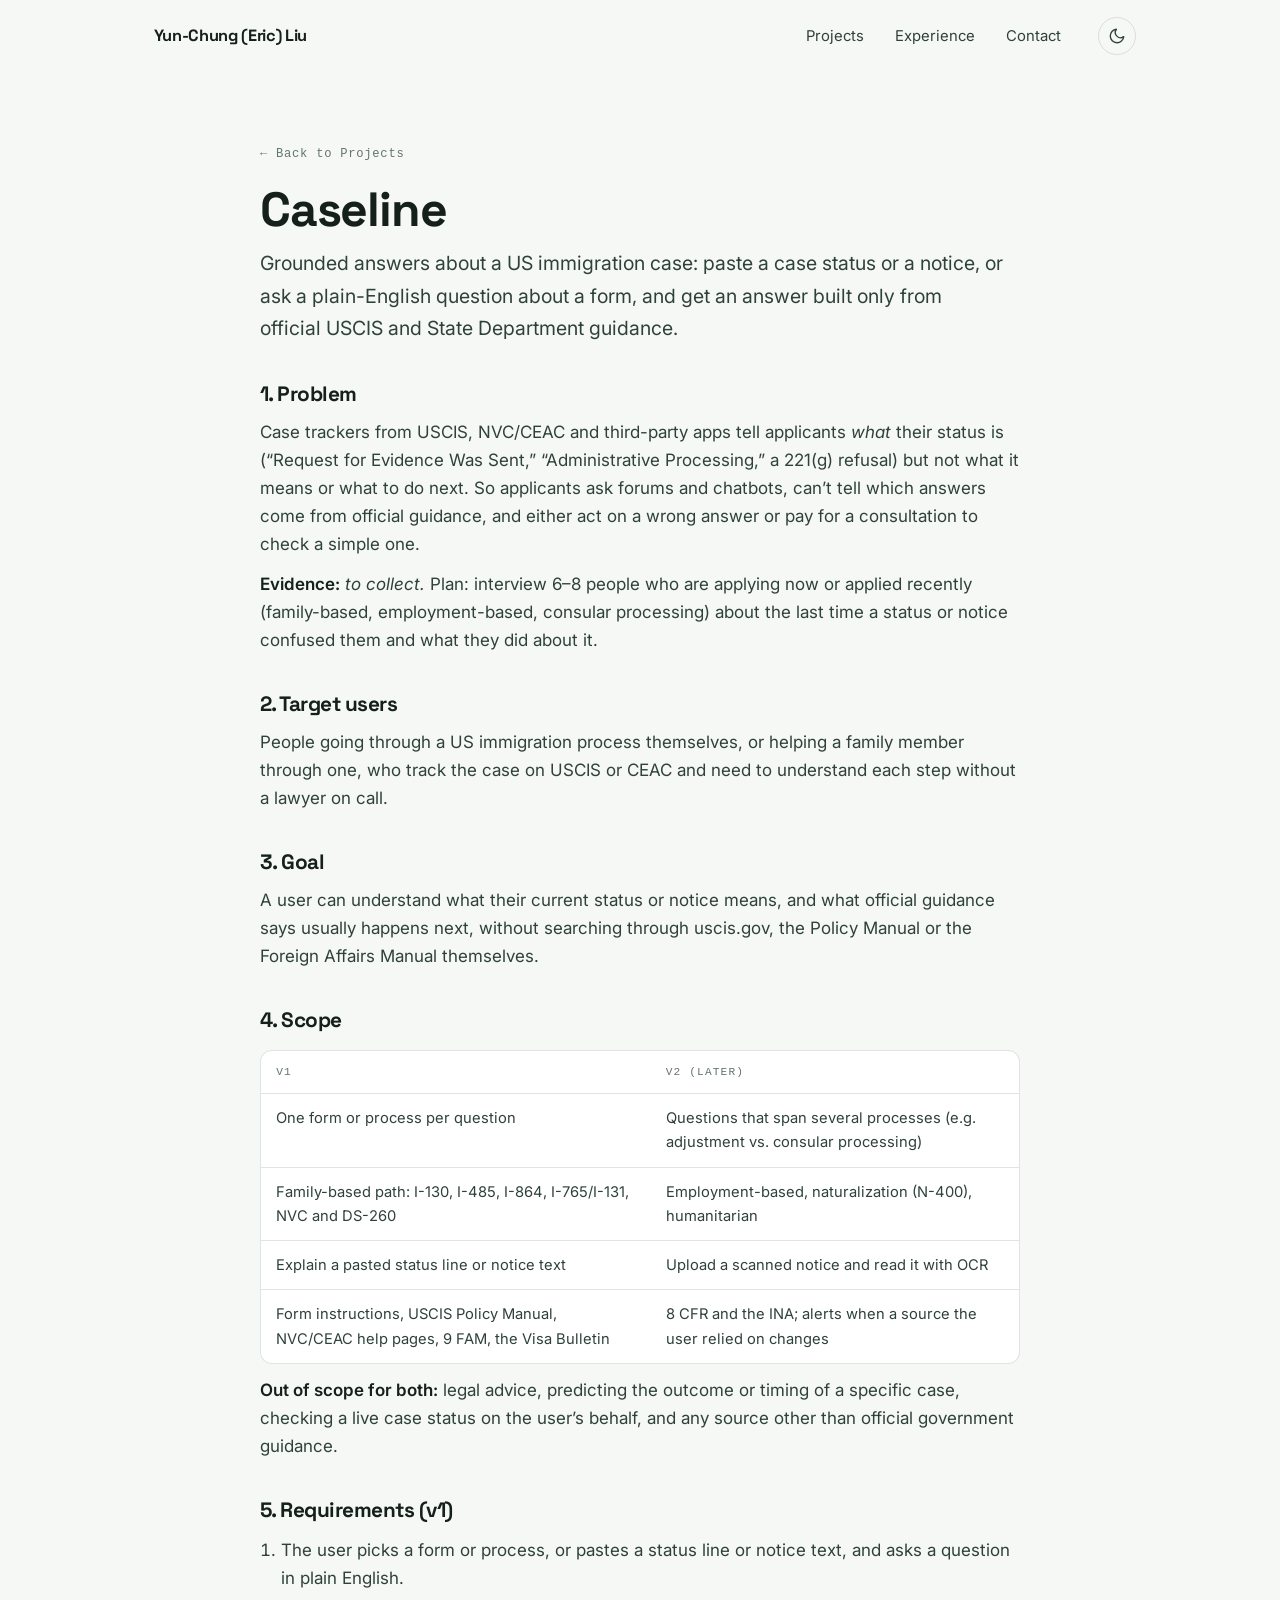
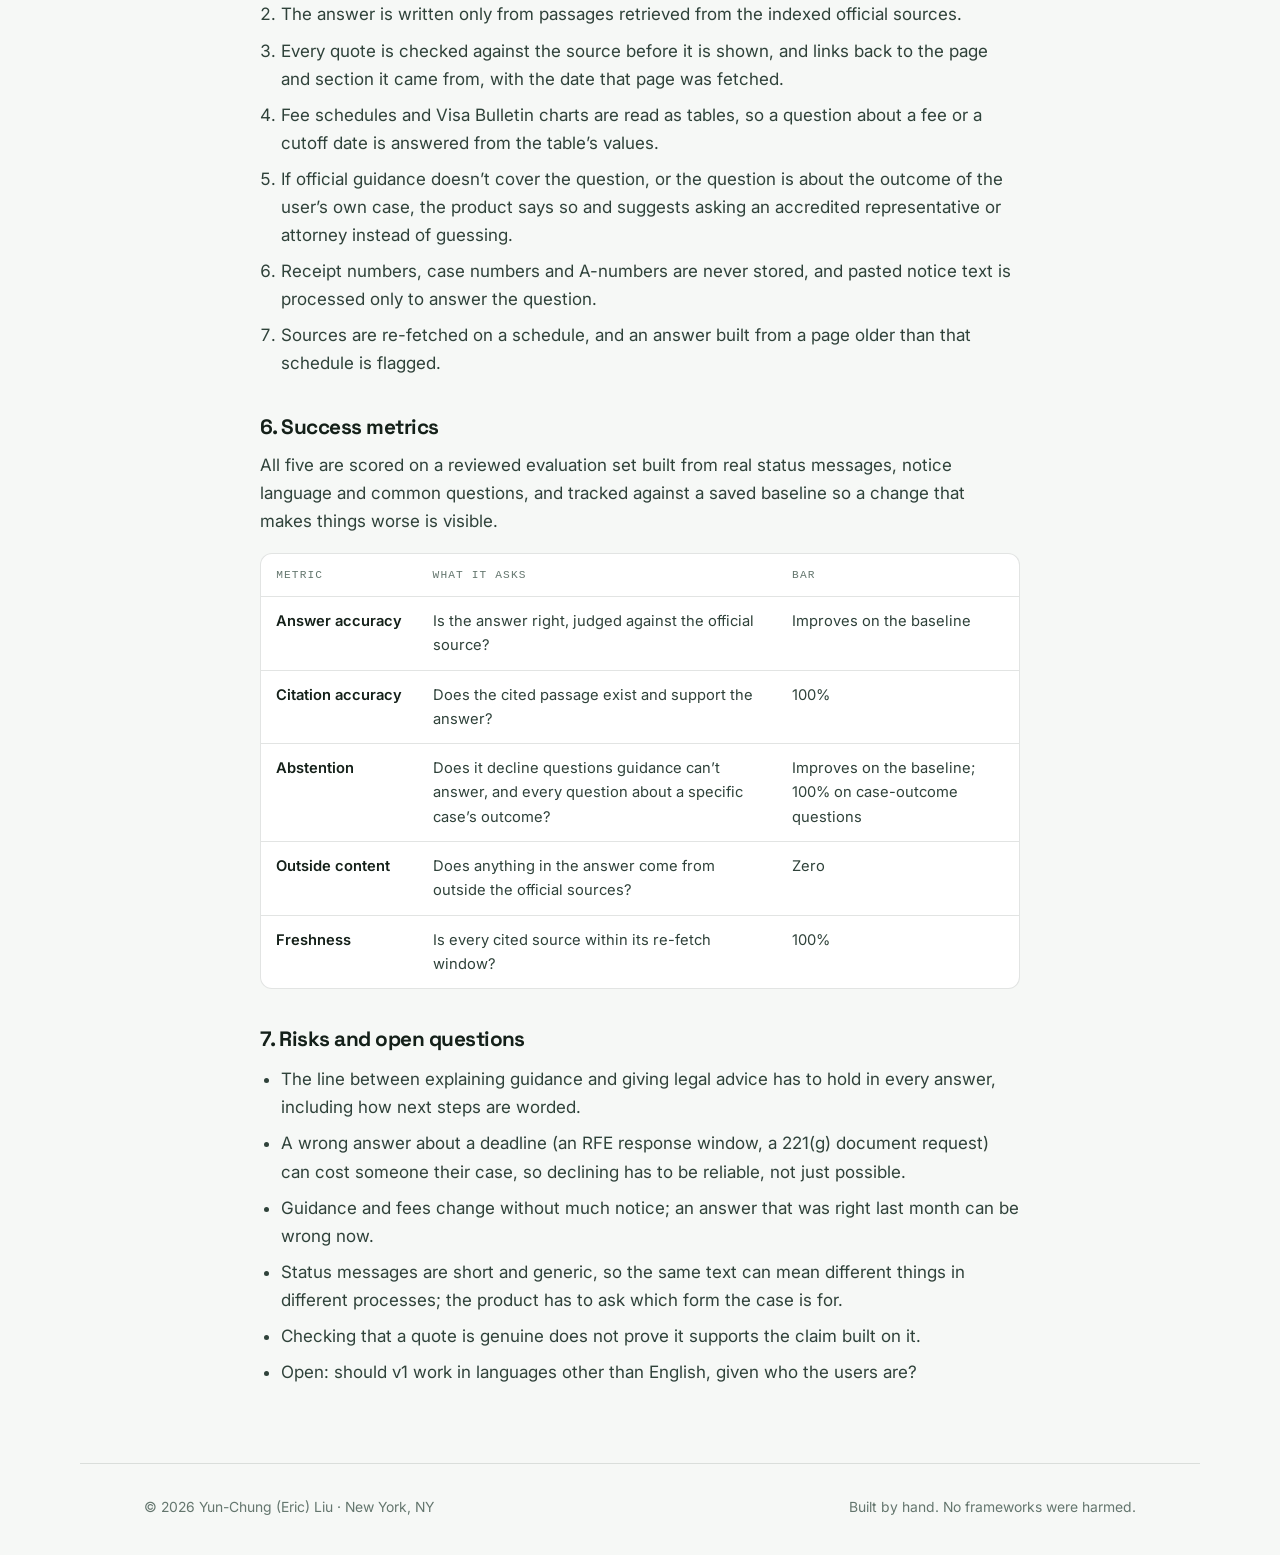
<file: caseline-prd.html>
<!doctype html>
<html lang="en" data-theme="light">
<head>
<meta charset="utf-8">
<meta name="viewport" content="width=device-width, initial-scale=1">
<title>Caseline PRD — Yun-Chung (Eric) Liu</title>
<meta name="description" content="The product requirements document for Caseline: grounded answers about US immigration cases, built only from official USCIS and State Department guidance. Problem, target users, v1 vs. v2 scope, requirements, and success metrics.">

<meta property="og:title" content="Caseline PRD — Yun-Chung (Eric) Liu">
<meta property="og:description" content="Problem, target users, v1 vs. v2 scope, requirements, and success metrics for Caseline.">
<meta property="og:type" content="article">

<link rel="icon" href="data:image/svg+xml,%3Csvg xmlns='http://www.w3.org/2000/svg' viewBox='0 0 32 32'%3E%3Crect width='32' height='32' rx='8' fill='%2317ac78'/%3E%3Ctext x='16' y='23' font-family='sans-serif' font-size='19' font-weight='700' fill='white' text-anchor='middle'%3EE%3C/text%3E%3C/svg%3E">

<link rel="preconnect" href="https://fonts.googleapis.com">
<link rel="preconnect" href="https://fonts.gstatic.com" crossorigin>
<link href="https://fonts.googleapis.com/css2?family=Space+Grotesk:wght@400;500;700&family=Inter:wght@400;500;600&display=swap" rel="stylesheet">
<link rel="stylesheet" href="css/styles.css">

<!-- Set the theme before first paint so dark-mode visitors never see a white flash. -->
<script>
  (function () {
    try {
      var saved = localStorage.getItem('theme');
      var dark = saved ? saved === 'dark'
        : window.matchMedia('(prefers-color-scheme: dark)').matches;
      document.documentElement.setAttribute('data-theme', dark ? 'dark' : 'light');
    } catch (e) { /* leave the default */ }
  })();
</script>
</head>
<body>

<a class="skip" href="#main">Skip to content</a>

<header class="nav" id="nav">
  <div class="wrap nav__inner">
    <a class="brand" href="index.html"><span class="brand__dot"></span><span class="brand__name">Yun-Chung (Eric) Liu</span></a>

    <ul class="nav__links" id="navLinks">
      <li><a href="index.html#projects">Projects</a></li>
      <li><a href="index.html#experience">Experience</a></li>
      <li><a href="index.html#contact">Contact</a></li>
    </ul>

    <button class="icon-btn nav__toggle" id="navToggle" aria-label="Menu" aria-expanded="false" aria-controls="navLinks">
      <svg viewBox="0 0 24 24" fill="none" stroke="currentColor" stroke-width="2" stroke-linecap="round">
        <path d="M4 7h16M4 12h16M4 17h16"/>
      </svg>
    </button>

    <button class="icon-btn" id="themeToggle" aria-label="Toggle dark mode">
      <svg class="i-moon" viewBox="0 0 24 24" fill="none" stroke="currentColor" stroke-width="1.8" stroke-linecap="round" stroke-linejoin="round">
        <path d="M21 12.8A9 9 0 1 1 11.2 3a7 7 0 0 0 9.8 9.8z"/>
      </svg>
      <svg class="i-sun" viewBox="0 0 24 24" fill="none" stroke="currentColor" stroke-width="1.8" stroke-linecap="round">
        <circle cx="12" cy="12" r="4.2"/>
        <path d="M12 2.5v2M12 19.5v2M2.5 12h2M19.5 12h2M5.2 5.2l1.4 1.4M17.4 17.4l1.4 1.4M18.8 5.2l-1.4 1.4M6.6 17.4l-1.4 1.4"/>
      </svg>
    </button>
  </div>
</header>

<main id="main">

<article class="wrap doc">
  <a class="doc__back" href="index.html#projects">&larr; Back to Projects</a>

  <h1>Caseline</h1>

  <p class="lede">
    Grounded answers about a US immigration case: paste a case status or a notice, or ask a
    plain-English question about a form, and get an answer built only from official USCIS and
    State Department guidance.
  </p>

  <h2>1. Problem</h2>
  <p>
    Case trackers from USCIS, NVC/CEAC and third-party apps tell applicants <em>what</em>
    their status is (&ldquo;Request for Evidence Was Sent,&rdquo; &ldquo;Administrative
    Processing,&rdquo; a 221(g) refusal) but not what it means or what to do next. So applicants
    ask forums and chatbots, can&rsquo;t tell which answers come from official guidance, and either
    act on a wrong answer or pay for a consultation to check a simple one.
  </p>
  <p>
    <strong>Evidence:</strong> <em>to collect.</em> Plan: interview 6&ndash;8 people who are
    applying now or applied recently (family-based, employment-based, consular processing) about
    the last time a status or notice confused them and what they did about it.
  </p>

  <h2>2. Target users</h2>
  <p>
    People going through a US immigration process themselves, or helping a family member through
    one, who track the case on USCIS or CEAC and need to understand each step without a lawyer
    on call.
  </p>

  <h2>3. Goal</h2>
  <p>
    A user can understand what their current status or notice means, and what official guidance
    says usually happens next, without searching through uscis.gov, the Policy Manual or the
    Foreign Affairs Manual themselves.
  </p>

  <h2>4. Scope</h2>
  <div class="doc__table-wrap">
    <table>
      <thead>
        <tr><th>v1</th><th>v2 (later)</th></tr>
      </thead>
      <tbody>
        <tr><td>One form or process per question</td><td>Questions that span several processes (e.g. adjustment vs. consular processing)</td></tr>
        <tr><td>Family-based path: I-130, I-485, I-864, I-765/I-131, NVC and DS-260</td><td>Employment-based, naturalization (N-400), humanitarian</td></tr>
        <tr><td>Explain a pasted status line or notice text</td><td>Upload a scanned notice and read it with OCR</td></tr>
        <tr><td>Form instructions, USCIS Policy Manual, NVC/CEAC help pages, 9 FAM, the Visa Bulletin</td><td>8 CFR and the INA; alerts when a source the user relied on changes</td></tr>
      </tbody>
    </table>
  </div>
  <p>
    <strong>Out of scope for both:</strong> legal advice, predicting the outcome or timing of a
    specific case, checking a live case status on the user&rsquo;s behalf, and any source other
    than official government guidance.
  </p>

  <h2>5. Requirements (v1)</h2>
  <ol>
    <li>The user picks a form or process, or pastes a status line or notice text, and asks a question in plain English.</li>
    <li>The answer is written only from passages retrieved from the indexed official sources.</li>
    <li>Every quote is checked against the source before it is shown, and links back to the page and section it came from, with the date that page was fetched.</li>
    <li>Fee schedules and Visa Bulletin charts are read as tables, so a question about a fee or a cutoff date is answered from the table&rsquo;s values.</li>
    <li>If official guidance doesn&rsquo;t cover the question, or the question is about the outcome of the user&rsquo;s own case, the product says so and suggests asking an accredited representative or attorney instead of guessing.</li>
    <li>Receipt numbers, case numbers and A-numbers are never stored, and pasted notice text is processed only to answer the question.</li>
    <li>Sources are re-fetched on a schedule, and an answer built from a page older than that schedule is flagged.</li>
  </ol>

  <h2>6. Success metrics</h2>
  <p>
    All five are scored on a reviewed evaluation set built from real status messages, notice
    language and common questions, and tracked against a saved baseline so a change that makes
    things worse is visible.
  </p>
  <div class="doc__table-wrap">
    <table>
      <thead>
        <tr><th>Metric</th><th>What it asks</th><th>Bar</th></tr>
      </thead>
      <tbody>
        <tr>
          <th>Answer accuracy</th>
          <td>Is the answer right, judged against the official source?</td>
          <td>Improves on the baseline</td>
        </tr>
        <tr>
          <th>Citation accuracy</th>
          <td>Does the cited passage exist and support the answer?</td>
          <td>100%</td>
        </tr>
        <tr>
          <th>Abstention</th>
          <td>Does it decline questions guidance can&rsquo;t answer, and every question about a specific case&rsquo;s outcome?</td>
          <td>Improves on the baseline; 100% on case-outcome questions</td>
        </tr>
        <tr>
          <th>Outside content</th>
          <td>Does anything in the answer come from outside the official sources?</td>
          <td>Zero</td>
        </tr>
        <tr>
          <th>Freshness</th>
          <td>Is every cited source within its re-fetch window?</td>
          <td>100%</td>
        </tr>
      </tbody>
    </table>
  </div>

  <h2>7. Risks and open questions</h2>
  <ul>
    <li>The line between explaining guidance and giving legal advice has to hold in every answer, including how next steps are worded.</li>
    <li>A wrong answer about a deadline (an RFE response window, a 221(g) document request) can cost someone their case, so declining has to be reliable, not just possible.</li>
    <li>Guidance and fees change without much notice; an answer that was right last month can be wrong now.</li>
    <li>Status messages are short and generic, so the same text can mean different things in different processes; the product has to ask which form the case is for.</li>
    <li>Checking that a quote is genuine does not prove it supports the claim built on it.</li>
    <li>Open: should v1 work in languages other than English, given who the users are?</li>
  </ul>
</article>

</main>

<footer class="footer wrap">
  <span>&copy; <span id="year">2026</span> Yun-Chung (Eric) Liu &middot; New York, NY</span>
  <span>Built by hand. No frameworks were harmed.</span>
</footer>

<script src="js/analytics.js"></script>
<script src="js/main.js"></script>
</body>
</html>
</file>
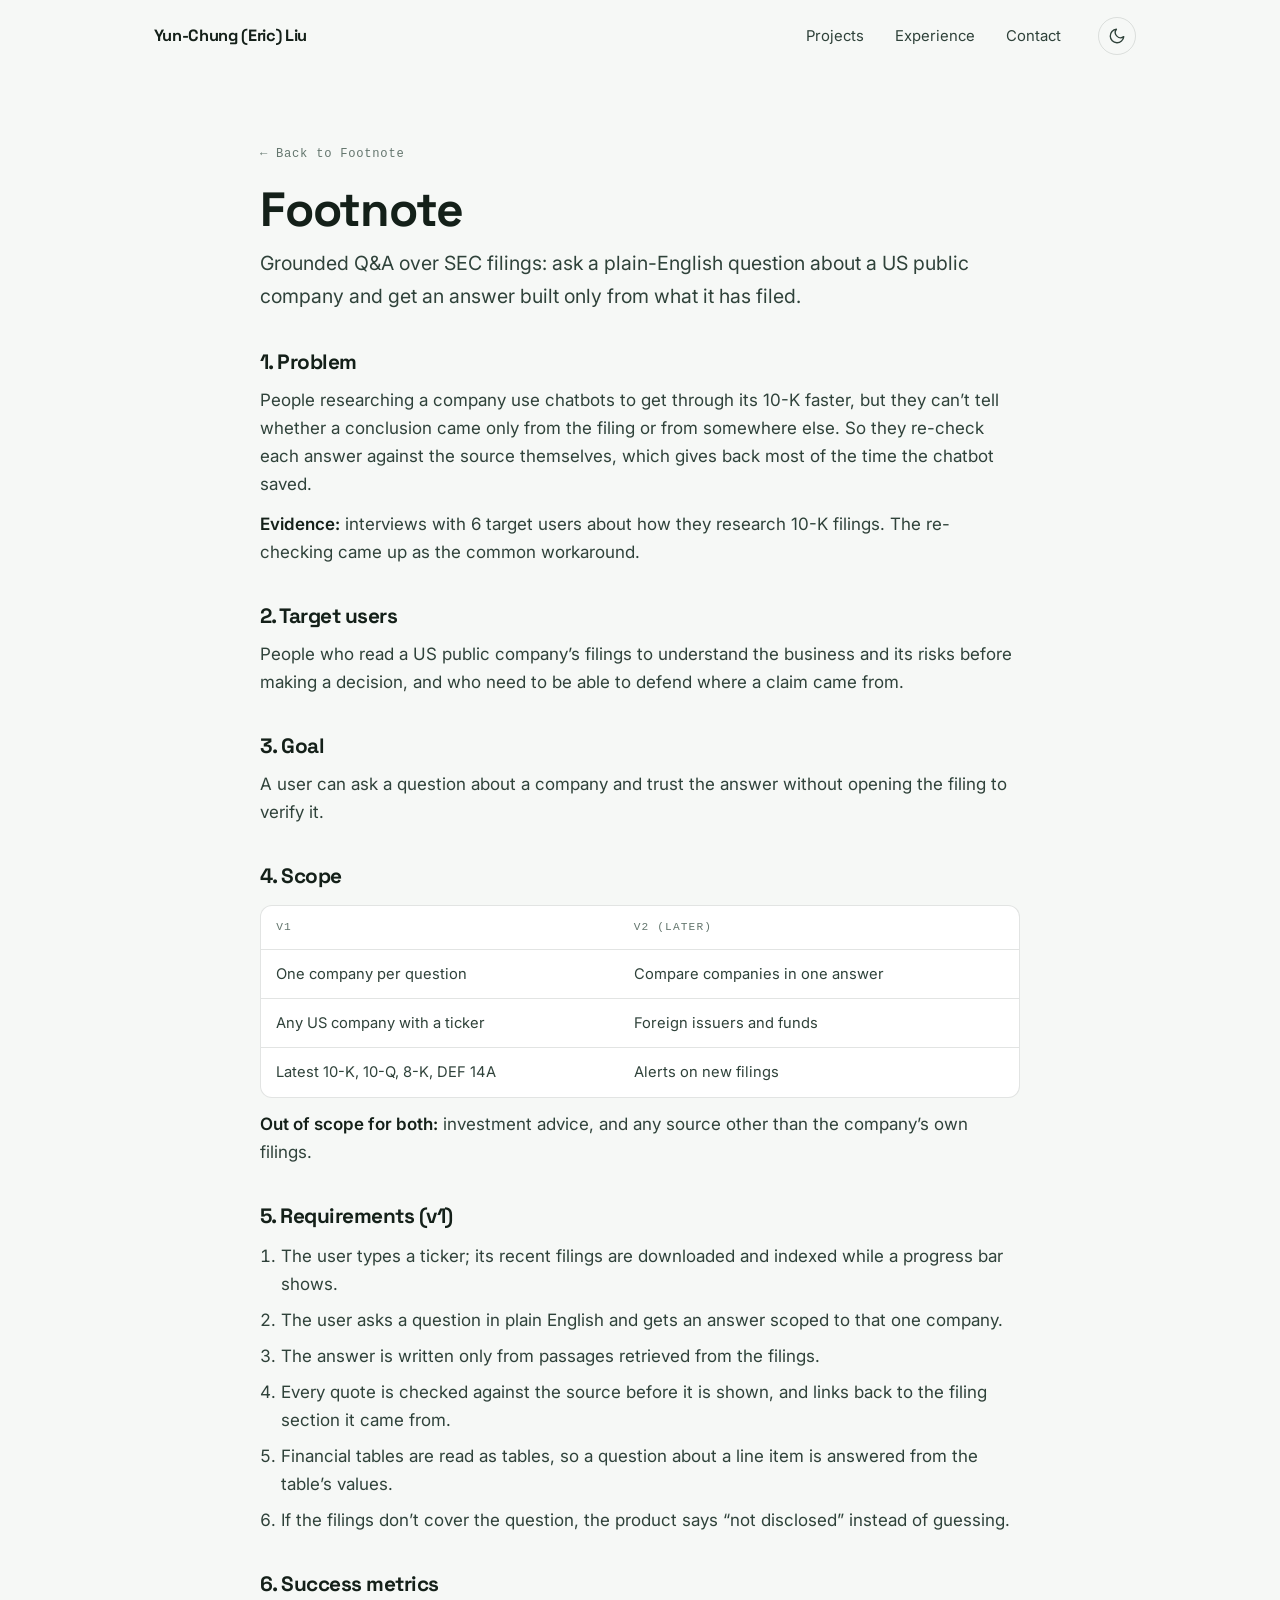
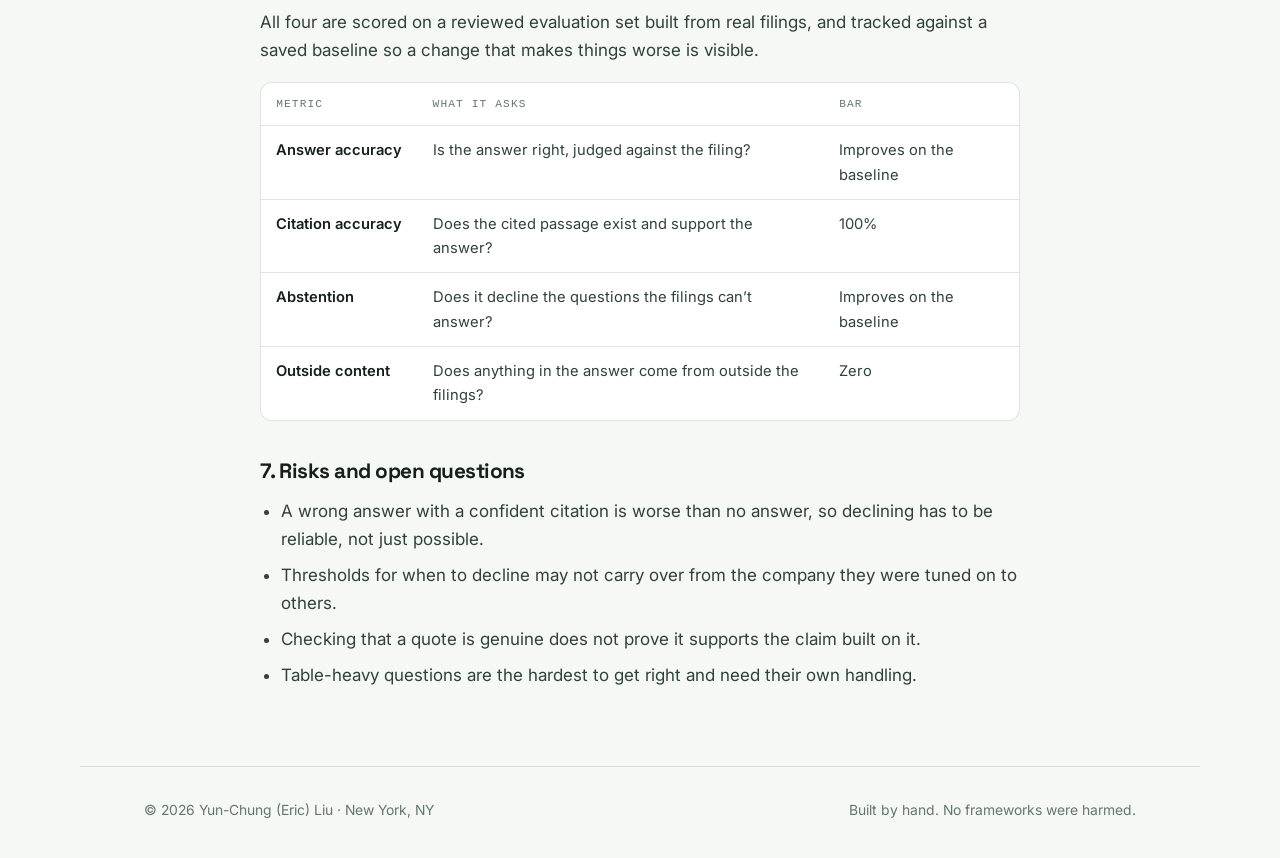
<file: footnote-prd.html>
<!doctype html>
<html lang="en" data-theme="light">
<head>
<meta charset="utf-8">
<meta name="viewport" content="width=device-width, initial-scale=1">
<title>Footnote PRD — Yun-Chung (Eric) Liu</title>
<meta name="description" content="The product requirements document for Footnote: grounded Q&amp;A over SEC filings. Problem, target users, v1 vs. v2 scope, requirements, and success metrics.">

<meta property="og:title" content="Footnote PRD — Yun-Chung (Eric) Liu">
<meta property="og:description" content="Problem, target users, v1 vs. v2 scope, requirements, and success metrics for Footnote.">
<meta property="og:type" content="article">

<link rel="icon" href="data:image/svg+xml,%3Csvg xmlns='http://www.w3.org/2000/svg' viewBox='0 0 32 32'%3E%3Crect width='32' height='32' rx='8' fill='%2317ac78'/%3E%3Ctext x='16' y='23' font-family='sans-serif' font-size='19' font-weight='700' fill='white' text-anchor='middle'%3EE%3C/text%3E%3C/svg%3E">

<link rel="preconnect" href="https://fonts.googleapis.com">
<link rel="preconnect" href="https://fonts.gstatic.com" crossorigin>
<link href="https://fonts.googleapis.com/css2?family=Space+Grotesk:wght@400;500;700&family=Inter:wght@400;500;600&display=swap" rel="stylesheet">
<link rel="stylesheet" href="css/styles.css">

<!-- Set the theme before first paint so dark-mode visitors never see a white flash. -->
<script>
  (function () {
    try {
      var saved = localStorage.getItem('theme');
      var dark = saved ? saved === 'dark'
        : window.matchMedia('(prefers-color-scheme: dark)').matches;
      document.documentElement.setAttribute('data-theme', dark ? 'dark' : 'light');
    } catch (e) { /* leave the default */ }
  })();
</script>
</head>
<body>

<a class="skip" href="#main">Skip to content</a>

<header class="nav" id="nav">
  <div class="wrap nav__inner">
    <a class="brand" href="index.html"><span class="brand__dot"></span><span class="brand__name">Yun-Chung (Eric) Liu</span></a>

    <ul class="nav__links" id="navLinks">
      <li><a href="index.html#projects">Projects</a></li>
      <li><a href="index.html#experience">Experience</a></li>
      <li><a href="index.html#contact">Contact</a></li>
    </ul>

    <button class="icon-btn nav__toggle" id="navToggle" aria-label="Menu" aria-expanded="false" aria-controls="navLinks">
      <svg viewBox="0 0 24 24" fill="none" stroke="currentColor" stroke-width="2" stroke-linecap="round">
        <path d="M4 7h16M4 12h16M4 17h16"/>
      </svg>
    </button>

    <button class="icon-btn" id="themeToggle" aria-label="Toggle dark mode">
      <svg class="i-moon" viewBox="0 0 24 24" fill="none" stroke="currentColor" stroke-width="1.8" stroke-linecap="round" stroke-linejoin="round">
        <path d="M21 12.8A9 9 0 1 1 11.2 3a7 7 0 0 0 9.8 9.8z"/>
      </svg>
      <svg class="i-sun" viewBox="0 0 24 24" fill="none" stroke="currentColor" stroke-width="1.8" stroke-linecap="round">
        <circle cx="12" cy="12" r="4.2"/>
        <path d="M12 2.5v2M12 19.5v2M2.5 12h2M19.5 12h2M5.2 5.2l1.4 1.4M17.4 17.4l1.4 1.4M18.8 5.2l-1.4 1.4M6.6 17.4l-1.4 1.4"/>
      </svg>
    </button>
  </div>
</header>

<main id="main">

<article class="wrap doc">
  <a class="doc__back" href="index.html#sec-simplifier">&larr; Back to Footnote</a>

  <h1>Footnote</h1>

  <p class="lede">
    Grounded Q&amp;A over SEC filings: ask a plain-English question about a US public company
    and get an answer built only from what it has filed.
  </p>

  <h2>1. Problem</h2>
  <p>
    People researching a company use chatbots to get through its 10-K faster, but they
    can&rsquo;t tell whether a conclusion came only from the filing or from somewhere else.
    So they re-check each answer against the source themselves, which gives back most of the
    time the chatbot saved.
  </p>
  <p>
    <strong>Evidence:</strong> interviews with 6 target users about how they research 10-K
    filings. The re-checking came up as the common workaround.
  </p>

  <h2>2. Target users</h2>
  <p>
    People who read a US public company&rsquo;s filings to understand the business and its
    risks before making a decision, and who need to be able to defend where a claim came from.
  </p>

  <h2>3. Goal</h2>
  <p>
    A user can ask a question about a company and trust the answer without opening the filing
    to verify it.
  </p>

  <h2>4. Scope</h2>
  <div class="doc__table-wrap">
    <table>
      <thead>
        <tr><th>v1</th><th>v2 (later)</th></tr>
      </thead>
      <tbody>
        <tr><td>One company per question</td><td>Compare companies in one answer</td></tr>
        <tr><td>Any US company with a ticker</td><td>Foreign issuers and funds</td></tr>
        <tr><td>Latest 10-K, 10-Q, 8-K, DEF 14A</td><td>Alerts on new filings</td></tr>
      </tbody>
    </table>
  </div>
  <p>
    <strong>Out of scope for both:</strong> investment advice, and any source other than the
    company&rsquo;s own filings.
  </p>

  <h2>5. Requirements (v1)</h2>
  <ol>
    <li>The user types a ticker; its recent filings are downloaded and indexed while a progress bar shows.</li>
    <li>The user asks a question in plain English and gets an answer scoped to that one company.</li>
    <li>The answer is written only from passages retrieved from the filings.</li>
    <li>Every quote is checked against the source before it is shown, and links back to the filing section it came from.</li>
    <li>Financial tables are read as tables, so a question about a line item is answered from the table&rsquo;s values.</li>
    <li>If the filings don&rsquo;t cover the question, the product says &ldquo;not disclosed&rdquo; instead of guessing.</li>
  </ol>

  <h2>6. Success metrics</h2>
  <p>
    All four are scored on a reviewed evaluation set built from real filings, and tracked
    against a saved baseline so a change that makes things worse is visible.
  </p>
  <div class="doc__table-wrap">
    <table>
      <thead>
        <tr><th>Metric</th><th>What it asks</th><th>Bar</th></tr>
      </thead>
      <tbody>
        <tr>
          <th>Answer accuracy</th>
          <td>Is the answer right, judged against the filing?</td>
          <td>Improves on the baseline</td>
        </tr>
        <tr>
          <th>Citation accuracy</th>
          <td>Does the cited passage exist and support the answer?</td>
          <td>100%</td>
        </tr>
        <tr>
          <th>Abstention</th>
          <td>Does it decline the questions the filings can&rsquo;t answer?</td>
          <td>Improves on the baseline</td>
        </tr>
        <tr>
          <th>Outside content</th>
          <td>Does anything in the answer come from outside the filings?</td>
          <td>Zero</td>
        </tr>
      </tbody>
    </table>
  </div>

  <h2>7. Risks and open questions</h2>
  <ul>
    <li>A wrong answer with a confident citation is worse than no answer, so declining has to be reliable, not just possible.</li>
    <li>Thresholds for when to decline may not carry over from the company they were tuned on to others.</li>
    <li>Checking that a quote is genuine does not prove it supports the claim built on it.</li>
    <li>Table-heavy questions are the hardest to get right and need their own handling.</li>
  </ul>
</article>

</main>

<footer class="footer wrap">
  <span>&copy; <span id="year">2026</span> Yun-Chung (Eric) Liu &middot; New York, NY</span>
  <span>Built by hand. No frameworks were harmed.</span>
</footer>

<script src="js/analytics.js"></script>
<script src="js/main.js"></script>
</body>
</html>
</file>
<file: css/styles.css>
/* =========================================================
   Yun-Chung (Eric) Liu — personal site
   Design tokens live here. Change these, the whole site follows.
   ========================================================= */

:root {
  /* Green + gray. --mint is deep enough to pass contrast as text on paper and white. */
  --mint:        #0f7d57;
  --mint-bright: #17a571;
  --mint-soft:   #cfe8dc;
  --mint-wash:   #edf5f0;

  --ink:         #142019;
  --ink-2:       #2f423a;
  --muted:       #64766e;
  --faint:       #93a49c;

  --paper:       #f6f8f6;
  --card:        #ffffff;
  --line:        rgba(20, 32, 25, 0.12);
  --line-strong: rgba(20, 32, 25, 0.22);

  --shadow-sm: 0 1px 2px rgba(20, 32, 25, .05), 0 4px 14px rgba(20, 32, 25, .05);
  --shadow-md: 0 2px 6px rgba(20, 32, 25, .06), 0 18px 42px rgba(20, 32, 25, .09);

  --display: "Space Grotesk", ui-sans-serif, system-ui, -apple-system, "Segoe UI", sans-serif;
  --body: "Inter", ui-sans-serif, system-ui, -apple-system, "Segoe UI", Roboto, sans-serif;
  --mono: ui-monospace, "SF Mono", "JetBrains Mono", "Cascadia Code", Menlo, monospace;

  --wrap: 1120px;
  --gutter: clamp(1.25rem, 5vw, 4rem);
  --radius: 16px;
  --radius-lg: 24px;

  color-scheme: light;
}

:root[data-theme="dark"] {
  --mint:        #3fd8a0;
  --mint-bright: #6cf0bd;
  --mint-soft:   #1e4f3d;
  --mint-wash:   rgba(22, 48, 38, 0.55);

  --ink:         #eaf2ed;
  --ink-2:       #c3d3cb;
  --muted:       #8ea79b;
  --faint:       #6b8378;

  --paper:       #0e1613;
  --card:        #141f1a;
  --line:        rgba(234, 242, 237, 0.13);
  --line-strong: rgba(234, 242, 237, 0.26);

  --shadow-sm: 0 1px 2px rgba(0, 0, 0, .4);
  --shadow-md: 0 18px 42px rgba(0, 0, 0, .45);

  color-scheme: dark;
}

*, *::before, *::after { box-sizing: border-box; }

html { scroll-behavior: smooth; scroll-padding-top: 96px; }

body {
  margin: 0;
  background: var(--paper);
  color: var(--ink);
  font-family: var(--body);
  font-size: 17px;
  line-height: 1.65;
  -webkit-font-smoothing: antialiased;
  overflow-x: hidden;
}

img, svg, video, iframe { display: block; max-width: 100%; }
a { color: inherit; }

::selection { background: var(--mint-soft); color: var(--ink); }

.wrap { width: 100%; max-width: var(--wrap); margin-inline: auto; padding-inline: var(--gutter); }

.skip {
  position: absolute; left: -999px; top: 0; z-index: 100;
  background: var(--ink); color: var(--paper); padding: .7rem 1.1rem; border-radius: 0 0 10px 0;
}
.skip:focus { left: 0; }

:focus-visible { outline: 2.5px solid var(--mint); outline-offset: 3px; border-radius: 4px; }

/* ---------- Type ---------- */

h1, h2, h3, h4 {
  font-family: var(--display);
  font-weight: 700;
  letter-spacing: -0.025em;
  line-height: 1.05;
  margin: 0;
}

.display {
  font-size: clamp(2.5rem, 6vw, 4.25rem);
  line-height: 1.02;
  letter-spacing: -0.035em;
}

.eyebrow {
  font-family: var(--mono);
  font-size: .8rem;
  letter-spacing: .16em;
  text-transform: uppercase;
  color: var(--muted);
  margin: 0 0 1rem;
  display: flex; align-items: center; gap: .7rem;
}
.eyebrow::after { content: ""; height: 1px; flex: 1; background: var(--line); }

.lede { font-size: clamp(1.05rem, 1.6vw, 1.22rem); color: var(--ink-2); max-width: 62ch; }
.muted { color: var(--muted); }

/* ---------- Nav ---------- */

.nav {
  position: sticky; top: 0; z-index: 50;
  /* Nearly solid instead of a backdrop blur: the blur had to be redone on every scroll frame. */
  background: color-mix(in srgb, var(--paper) 96%, transparent);
  border-bottom: 1px solid transparent;
  transition: border-color .25s ease;
}
.nav.is-stuck { border-bottom-color: var(--line); }
.nav__inner { display: flex; align-items: center; gap: 1.5rem; height: 72px; }

.brand {
  font-family: var(--display); font-weight: 700; font-size: 1.02rem;
  text-decoration: none; letter-spacing: -.02em;
  display: flex; align-items: center; gap: .6rem; margin-right: auto;
  transition: opacity .25s ease, visibility .25s;
}
/* Hidden while the hero's big name is on screen, so the name isn't shown twice; main.js sets
   .name-in-view. Without JS the class never lands and the name just stays. */
.nav.name-in-view .brand { opacity: 0; visibility: hidden; }

.nav__links { display: flex; gap: .35rem; list-style: none; margin: 0; padding: 0; }
.nav__links a {
  text-decoration: none; font-size: .93rem; color: var(--ink-2);
  padding: .5rem .8rem; border-radius: 999px; display: block;
  transition: color .2s, background .2s;
}
.nav__links a:hover { color: var(--ink); background: var(--mint-wash); }
.nav__links a.is-active { color: var(--ink); font-weight: 500; }
.nav__links a.is-active::after {
  content: ""; display: block; height: 2px; width: 18px; margin: 3px auto -5px;
  background: var(--mint); border-radius: 2px;
}

.icon-btn {
  border: 1px solid var(--line); background: transparent; color: var(--ink-2);
  width: 38px; height: 38px; border-radius: 999px; cursor: pointer;
  display: grid; place-items: center; flex: none;
  transition: border-color .2s, color .2s, transform .2s;
}
.icon-btn:hover { border-color: var(--line-strong); color: var(--ink); }
.icon-btn:active { transform: scale(.94); }
.icon-btn svg { width: 18px; height: 18px; }
:root[data-theme="dark"] .i-moon { display: none; }
:root:not([data-theme="dark"]) .i-sun { display: none; }

.nav__toggle { display: none; }

/* ---------- Hero ---------- */

/* The hero sits on its own white band, like Experience, so it reads as a separate zone from
   Projects. The section spans the window and the .wrap inside it holds the content. */
.hero {
  padding-block: clamp(1.5rem, 3vw, 2.5rem) clamp(2rem, 3.5vw, 3rem);
  background: var(--card);
}
/* The name spans both columns so it reads on one line instead of wrapping in the text column. */
.hero__head { margin-bottom: clamp(1.25rem, 2.5vw, 2rem); }
@media (min-width: 720px) { .hero__head .display { white-space: nowrap; } }
.hero__grid {
  display: grid; grid-template-columns: minmax(0, 1.5fr) minmax(0, 1fr);
  gap: clamp(2rem, 4vw, 3.5rem); align-items: center;
}
.hero__copy { max-width: none; }
.hero .lede { margin: 0; }
.hero .lede + .lede { margin-top: .85rem; }

.hero__meta { display: flex; flex-wrap: wrap; gap: .5rem; margin-top: 1.1rem; list-style: none; padding: 0; }
/* Plain facts, not pills: a bordered pill looks like a button or filter you can tap. */
.hero__meta { gap: .45rem 1.4rem; }
.chip {
  font-size: .88rem; color: var(--ink-2);
  display: inline-flex; align-items: center; gap: .5rem;
}
.chip .dot { width: 6px; height: 6px; border-radius: 50%; background: var(--faint); flex: none; }

/* Marked with a left rule rather than a filled panel — a filled box with a pulsing dot
   read as a status banner instead of something Eric is saying. */
.seeking {
  margin: .9rem 0 0; padding: .1rem 0 .1rem .9rem;
  border-left: 2px solid var(--mint);
  color: var(--ink-2); font-size: 1rem; line-height: 1.5; max-width: 62ch;
}
.seeking b { color: var(--ink); font-weight: 600; }

/* Pinned to the bottom of the first screen; fades out on the first scroll. */
.scroll-cue {
  position: fixed; left: 50%; bottom: 1.25rem; z-index: 40; transform: translateX(-50%);
  display: flex; align-items: center; gap: .35rem; padding: .4rem .85rem;
  font-family: var(--mono); font-size: .7rem; letter-spacing: .16em; text-transform: uppercase;
  color: var(--muted); text-decoration: none; border-radius: 999px;
  background: color-mix(in srgb, var(--paper) 96%, transparent);
  transition: opacity .3s ease, visibility .3s;
}
.scroll-cue:hover { color: var(--ink); }
.scroll-cue svg { width: 14px; height: 14px; animation: cue-drift 1.8s ease-in-out infinite; }
.scroll-cue.is-hidden { opacity: 0; visibility: hidden; }
@keyframes cue-drift { 50% { transform: translateY(3px); } }
.btn {
  display: inline-flex; align-items: center; gap: .5rem;
  font-family: var(--body); font-size: .95rem; font-weight: 500; text-decoration: none;
  padding: .72rem 1.3rem; border-radius: 999px; border: 1px solid transparent;
  transition: transform .18s ease, box-shadow .2s ease, background .2s, border-color .2s;
}
.btn:hover { transform: translateY(-2px); }
.btn--primary { background: var(--ink); color: var(--paper); box-shadow: var(--shadow-sm); }
.btn--primary:hover { box-shadow: var(--shadow-md); }
.btn--ghost { border-color: var(--line-strong); color: var(--ink); }
.btn--ghost:hover { background: var(--card); border-color: var(--mint); }
.btn svg { width: 16px; height: 16px; }

/* ---------- Sections ---------- */

.section { padding: clamp(2rem, 3.5vw, 3rem) 0; }
.section + .section { border-top: 1px solid var(--line); }
.section__head { max-width: 60ch; margin-bottom: clamp(1.5rem, 3vw, 2.25rem); }
.section__head h2 { font-size: clamp(1.9rem, 4vw, 2.9rem); margin-bottom: .9rem; }

.status {
  font-family: var(--mono); font-size: .72rem; letter-spacing: .12em; text-transform: uppercase;
  color: var(--mint); background: var(--mint-wash); border: 1px solid var(--mint-soft);
  border-radius: 999px; padding: .32rem .8rem;
  display: inline-flex; align-items: center; gap: .5rem; white-space: nowrap;
}
.status .pulse { width: 7px; height: 7px; border-radius: 50%; background: var(--mint); animation: pulse 2.4s ease-in-out infinite; }
@keyframes pulse { 0%, 100% { opacity: 1; transform: scale(1); } 50% { opacity: .35; transform: scale(.8); } }

.tags { display: flex; flex-wrap: wrap; gap: .45rem; list-style: none; padding: 0; margin: 1.4rem 0 0; }
/* The stack is a headline fact on a portfolio, so these read as solid chips rather than
   faint outlines: filled against the section ground, darker text, firmer border. */
.tags li {
  font-family: var(--mono); font-size: .78rem; color: var(--ink-2);
  background: var(--card);
  border: 1px solid var(--line-strong); border-radius: 7px; padding: .3rem .62rem;
}

.prose { max-width: 68ch; }
.prose p { margin: 1.1rem 0 0; color: var(--ink-2); }
.prose strong { color: var(--ink); font-weight: 600; }

/* ---------- Media ---------- */

.media-grid {   /* one centered item per project, so a single full-width column */
  display: grid; grid-template-columns: minmax(0, 1fr);
  gap: 1.25rem; margin-top: 2.25rem;
}

/* A media slot that points at a real file — shows the image once it loads, and falls back
   to a labeled dashed placeholder if the file isn't there yet (main.js adds .is-missing on
   the image's error event). Give it data-label/data-path and drop an <img> inside. */
.shot { margin: 0; border-radius: var(--radius); overflow: hidden; border: 1px solid var(--line); background: var(--card); aspect-ratio: 16 / 10; }
.shot img { width: 100%; height: 100%; object-fit: cover; display: block; }
.shot--wide { aspect-ratio: 16 / 7; grid-column: 1 / -1; }
.shot--tall { aspect-ratio: 4 / 5; max-width: 300px; }

.shot.is-missing {
  border: 1.5px dashed var(--line-strong);
  background-image: repeating-linear-gradient(45deg, transparent, transparent 12px, var(--mint-wash) 12px, var(--mint-wash) 24px);
  display: grid; place-content: center; align-content: center;
  text-align: center; gap: .45rem; padding: 1.5rem; color: var(--muted);
}
.shot.is-missing img { display: none; }
.shot.is-missing::before { content: attr(data-label); font-family: var(--display); font-size: 1rem; color: var(--ink-2); font-weight: 600; }
.shot.is-missing::after { content: attr(data-path); font-family: var(--mono); font-size: .76rem; color: var(--mint); }

/* ---------- Tilt card ----------
   A device screenshot that leans toward the pointer in 3D — for images that already read
   as a phone (a mockup drawn into the PNG itself, like FridayFlicks' Android screenshot),
   so no extra CSS-drawn bezel is layered on top. main.js drives --rx/--ry/--shadow-x on
   pointer move; this is just the geometry. Reuse it for any future "device" screenshot by
   giving it the same two-level markup (figure.tilt-card > .tilt-card__inner > img). */
.tilt-card {
  --rx: 0deg; --ry: 0deg; --shadow-x: 0px; --shadow-y: 14px; --shadow-blur: 30px;
  /* Matches the cropped phone image's own ratio (462x838) — object-fit: cover only
     avoids clipping the phone's sides/ends if this tracks the source file's shape. */
  margin: 0 auto; max-width: 240px; aspect-ratio: 462 / 838;
  perspective: 1200px; position: relative;
}
.tilt-card__inner {
  width: 100%; height: 100%; border-radius: 22px; overflow: hidden;
  transform: rotateX(var(--rx)) rotateY(var(--ry));
  transform-style: preserve-3d; will-change: transform;
  box-shadow: var(--shadow-x) var(--shadow-y) var(--shadow-blur) -6px rgba(0, 0, 0, .38);
  transition: transform .6s cubic-bezier(.2, .8, .2, 1), box-shadow .6s ease;
}
.tilt-card.is-tilting .tilt-card__inner { transition: transform .08s linear, box-shadow .08s linear; }
.tilt-card__inner img { width: 100%; height: 100%; object-fit: cover; display: block; }
.tilt-card__hint {
  position: absolute; inset: auto 0 -1.6rem 0; text-align: center;
  font-family: var(--mono); font-size: .7rem; letter-spacing: .06em; color: var(--faint);
  opacity: 0; transition: opacity .3s ease;
}
.tilt-card:hover .tilt-card__hint { opacity: 1; }

/* data-label/data-path live on the outer figure, so the placeholder's ::before/::after
   (which read those via attr()) have to be attached here too, not on .tilt-card__inner. */
.tilt-card.is-missing {
  border-radius: 22px; border: 1.5px dashed var(--line-strong);
  background-image: repeating-linear-gradient(45deg, transparent, transparent 12px, var(--mint-wash) 12px, var(--mint-wash) 24px);
  display: grid; place-content: center; text-align: center; padding: 1rem; gap: .4rem; color: var(--muted);
}
.tilt-card.is-missing .tilt-card__inner { display: none; }
.tilt-card.is-missing::before { content: attr(data-label); font-family: var(--display); font-size: .95rem; color: var(--ink-2); font-weight: 600; }
.tilt-card.is-missing::after { content: attr(data-path); font-family: var(--mono); font-size: .72rem; color: var(--mint); }
.tilt-card.is-missing .tilt-card__hint { display: none; }

@media (prefers-reduced-motion: reduce) {
  .tilt-card__hint { display: none; }
}

/* A framed image, video, or embed. */
.media { margin: 0; border-radius: var(--radius); overflow: hidden; border: 1px solid var(--line); background: var(--card); }
.media img, .media video { width: 100%; height: auto; }
.media--embed iframe { width: 100%; aspect-ratio: 16 / 9; border: 0; }

/* A tall app screenshot: cap the width so it reads as the narrow single-column app it is,
   and let it scroll inside a fixed-height frame instead of running 900px down the page. */
.media--app { max-width: 480px; margin-inline: auto; }
.media--app__scroll { max-height: 560px; overflow-y: auto; overscroll-behavior: contain; }
.media--app__scroll img { display: block; }

.media figcaption { font-size: .85rem; color: var(--muted); padding: .75rem 1rem; border-top: 1px solid var(--line); }

/* A playlist under the player in a .media frame: one thumbnail card per video, the way a
   video page lists what else there is to watch. The one playing gets the mint outline. */
.media__list { display: grid; grid-template-columns: repeat(2, minmax(0, 1fr)); gap: .6rem; padding: .75rem; border-top: 1px solid var(--line); }
.media__item {
  display: flex; align-items: center; gap: .8rem; text-align: left; cursor: pointer;
  font-family: inherit; padding: .5rem; border: 1px solid var(--line); border-radius: 12px;
  background: transparent; color: var(--ink-2);
  transition: border-color .2s, background-color .2s;
}
.media__item img { width: 104px; height: auto; aspect-ratio: 16 / 9; object-fit: cover; border-radius: 7px; flex: none; background: #000; }
.media__item-text { display: grid; gap: .2rem; min-width: 0; }
.media__item-kicker { font-family: var(--mono); font-size: .7rem; letter-spacing: .08em; text-transform: uppercase; color: var(--muted); transition: color .2s; }
.media__item-title { font-size: .88rem; font-weight: 600; line-height: 1.3; color: var(--ink); }
.media__item:hover { border-color: var(--line-strong); }
.media__item.is-active { border-color: var(--mint); background: var(--mint-wash); }
.media__item.is-active .media__item-kicker { color: var(--mint); }
@media (max-width: 720px) {
  .media__list { grid-template-columns: 1fr; }
}

/* .media ships with margin: 0, so a figure sitting straight after a paragraph picked up only
   the paragraph's own bottom margin and read as part of it. Matches the gap `.repo-link + *`
   already gives the Footnote screenshot. */
.job__detail .media { margin-top: 1.75rem; }

/* A self-built card for the itch.io game link — cover image + title + byline we control,
   rather than itch's auto-generated widget (see the comment above its markup). */
.game-card {
  display: flex; align-items: stretch; gap: 1rem; max-width: 420px; width: 100%; margin-inline: auto;
  text-decoration: none; color: var(--ink);
  background: var(--card); border: 1px solid var(--line); border-radius: var(--radius);
  overflow: hidden; transition: border-color .2s, box-shadow .2s, transform .2s;
}
.game-card:hover { border-color: var(--mint-soft); box-shadow: var(--shadow-sm); transform: translateY(-2px); }
.game-card img { width: 110px; flex: none; object-fit: cover; }
.game-card__body { display: flex; flex-direction: column; gap: .3rem; padding: .9rem .9rem .9rem 0; min-width: 0; }
.game-card__title { font-family: var(--display); font-weight: 700; font-size: 1.05rem; letter-spacing: -.01em; }
.game-card__byline { font-size: .82rem; color: var(--muted); }
.game-card__cta {
  margin-top: auto; display: inline-flex; align-items: center; gap: .4rem;
  font-size: .85rem; font-weight: 500; color: var(--mint);
}
.game-card__cta svg { width: 14px; height: 14px; transition: transform .2s ease; }
.game-card:hover .game-card__cta svg { transform: translate(2px, -2px); }

/* "View the code on GitHub" under a project's write-up. Block-level with width:fit-content
   so it sits predictably in the flow; as an inline-flex it had no usable bottom margin and
   ended up flush against the screenshot that follows. */
.repo-link {
  display: flex; width: fit-content; align-items: center; gap: .5rem;
  margin: 1.25rem 0 0;
  padding: .5rem .9rem; border: 1px solid var(--line-strong); border-radius: 999px;
  font-size: .88rem; font-weight: 500; color: var(--ink-2); text-decoration: none;
  transition: border-color .2s, color .2s, background .2s;
}
/* Whatever follows the pill gets the same breathing room, regardless of its own margins. */
.repo-link + * { margin-top: 1.75rem; }
.repo-link:hover { border-color: var(--mint); color: var(--ink); background: var(--mint-wash); }
.repo-link svg { width: 15px; height: 15px; flex: none; }
.repo-link__arrow { width: 13px; height: 13px; transition: transform .2s ease; }
.repo-link:hover .repo-link__arrow { transform: translate(2px, -2px); }
/* Two or more pills side by side (code + PRD). The row takes over the pills' spacing. */
.repo-links { display: flex; flex-wrap: wrap; gap: .6rem; margin-top: 1.25rem; }
.repo-links .repo-link { margin: 0; }
.repo-links + * { margin-top: 1.75rem; }

/* A standalone document page (footnote-prd.html): one narrow reading column under the
   site's nav, with the same type, rules, and card surfaces as the home page. */
.doc { max-width: calc(760px + 2 * var(--gutter)); padding-block: clamp(2.5rem, 5vw, 4rem) clamp(3rem, 6vw, 5rem); }
.doc__back { font-family: var(--mono); font-size: .76rem; letter-spacing: .06em; color: var(--muted); text-decoration: none; }
.doc__back:hover { color: var(--mint); }
.doc h1 { font-size: clamp(2.1rem, 4.5vw, 3rem); margin: 1.25rem 0 0; }
.doc h2 { font-size: 1.3rem; margin: 2.5rem 0 0; }
.doc p { margin: .75rem 0 0; color: var(--ink-2); }
.doc strong { color: var(--ink); font-weight: 600; }
.doc ul, .doc ol { margin: .9rem 0 0; padding-left: 1.3rem; display: grid; gap: .5rem; color: var(--ink-2); }
.doc__table-wrap { margin-top: 1.1rem; overflow-x: auto; border: 1px solid var(--line); border-radius: 12px; background: var(--card); }
.doc table { width: 100%; border-collapse: collapse; font-size: .92rem; }
.doc th, .doc td { text-align: left; vertical-align: top; padding: .75rem .95rem; border-bottom: 1px solid var(--line); color: var(--ink-2); }
.doc thead th { font-family: var(--mono); font-size: .7rem; font-weight: 500; letter-spacing: .1em; text-transform: uppercase; color: var(--muted); }
.doc tbody th { font-weight: 600; color: var(--ink); white-space: nowrap; }
.doc tbody tr:last-child > * { border-bottom: 0; }

/* A recreation of the Portfolio Observability page — invented names/numbers, no screenshot.
   Framed as a browser window (chrome bar + its own app surface and system font) so it reads
   as a separate web page rather than more of this site. It sits on its own dot-grid stage,
   with the hint as a badge on top and the caption just below it, so the edges of the demo are clear. */
.obs { margin: 2.5rem 0 0; }
.obs__stage {
  padding: clamp(1rem, 3vw, 1.75rem);
  border: 1px solid var(--line); border-radius: var(--radius-lg);
  background-image: radial-gradient(var(--line-strong) 1px, transparent 1.2px);
  background-size: 18px 18px;
}
.obs .obs__hint {   /* doubled class to beat .job__body p's margin */
  display: inline-flex; align-items: center; gap: .45rem; margin: 0 0 1rem;
  padding: .3rem .7rem; border: 1px solid var(--line); border-radius: 999px; background: var(--card);
  font-family: var(--mono); font-size: .7rem; letter-spacing: .09em; text-transform: uppercase;
  color: var(--muted);
}
.obs__hint svg { width: 13px; height: 13px; flex: none; }

.obs__window {
  --app-bg: #f2f4f7; --app-panel: #ffffff; --app-chrome: #e4e7ec; --app-url: #f8f9fb;
  --app-font: system-ui, -apple-system, "Segoe UI", Roboto, sans-serif;
  background: var(--app-bg); border: 1px solid var(--line-strong); border-radius: 12px;
  box-shadow: var(--shadow-md), 0 30px 60px -20px rgba(0, 0, 0, .18);
  overflow: hidden; font-family: var(--app-font);
}
:root[data-theme="dark"] .obs__window {
  --app-bg: #161b22; --app-panel: #1d232c; --app-chrome: #232a33; --app-url: #161b22;
}
.obs__chrome {
  display: flex; align-items: center; gap: .9rem; padding: .55rem .8rem;
  background: var(--app-chrome); border-bottom: 1px solid var(--line);
}
.obs__dots { display: flex; gap: .4rem; flex: none; }
.obs__dots i { width: 10px; height: 10px; border-radius: 50%; background: #ff5f57; }
.obs__dots i:nth-child(2) { background: #febc2e; }
.obs__dots i:nth-child(3) { background: #28c840; }
.obs__url {
  display: flex; align-items: center; gap: .4rem; flex: 1; min-width: 0;
  padding: .25rem .7rem; border-radius: 6px; background: var(--app-url);
  font-size: .74rem; color: var(--muted); white-space: nowrap; overflow: hidden; text-overflow: ellipsis;
}
.obs__url svg { width: 11px; height: 11px; flex: none; }
.obs__bar {
  background: var(--app-panel);
  display: flex; flex-wrap: wrap; align-items: center; justify-content: space-between;
  gap: .75rem; padding: .9rem 1rem; border-bottom: 1px solid var(--line);
}
.obs__portfolio { display: flex; flex-direction: column; gap: .1rem; min-width: 0; }
.obs__label { font-size: .68rem; letter-spacing: .06em; text-transform: uppercase; color: var(--faint); }
.obs__name { font-weight: 600; font-size: .98rem; color: var(--ink); }
.obs__actions { display: flex; gap: .5rem; flex: none; }

.obs__btn {
  display: inline-flex; align-items: center; gap: .4rem;
  font-family: inherit; font-size: .8rem; font-weight: 500; cursor: pointer;
  padding: .4rem .75rem; border-radius: 6px; border: 1px solid var(--line-strong);
  background: transparent; color: var(--ink-2); transition: border-color .2s, background .2s, color .2s;
}
.obs__btn:hover { border-color: var(--mint); color: var(--ink); }
.obs__btn svg { width: 13px; height: 13px; transition: transform .5s ease; }
.obs__btn.is-spinning svg { transform: rotate(360deg); }
.obs__btn--primary { background: var(--ink); color: var(--paper); border-color: var(--ink); }
.obs__btn--primary:hover { color: var(--paper); opacity: .88; }

.obs__tabs { background: var(--app-panel); display: flex; gap: .25rem; padding: .5rem .6rem 0; border-bottom: 1px solid var(--line); overflow-x: auto; scrollbar-width: none; }
.obs__tabs::-webkit-scrollbar { display: none; }
.obs__tab {
  font-family: inherit; font-size: .84rem; font-weight: 500; cursor: pointer; white-space: nowrap;
  padding: .55rem .8rem; border: 0; background: transparent; color: var(--muted);
  border-bottom: 2px solid transparent; margin-bottom: -1px; transition: color .2s, border-color .2s;
}
.obs__tab:hover { color: var(--ink-2); }
.obs__tab.is-active { color: var(--ink); border-bottom-color: var(--mint); }

.obs__panel { padding: 1.1rem 1rem 1.25rem; }
.obs__stats { display: grid; grid-template-columns: repeat(2, minmax(0, 1fr)); gap: 1px; background: var(--line); border: 1px solid var(--line); border-radius: 10px; overflow: hidden; }
.obs__stat { background: var(--app-panel); padding: .85rem 1rem; }
.obs__stat-n { display: block; font-weight: 700; font-size: 1.15rem; letter-spacing: -.02em; }
.obs__stat-l { display: block; font-size: .76rem; color: var(--muted); margin-top: .1rem; }

.obs__panel table { background: var(--app-panel); border: 1px solid var(--line); border-radius: 8px; overflow: hidden; width: 100%; border-collapse: separate; border-spacing: 0; font-size: .87rem; }
.obs__panel th, .obs__panel td { text-align: left; padding: .55rem .75rem; }
.obs__panel thead th {
  font-size: .7rem; font-weight: 600; letter-spacing: .05em; text-transform: uppercase;
  color: var(--faint); border-bottom: 1px solid var(--line);
}
.obs__panel tbody tr + tr td { border-top: 1px solid var(--line); }
.obs__panel tbody td:first-child { color: var(--ink-2); }
.obs__panel tbody td:not(:first-child) { color: var(--muted); }
.obs__more-row td { color: var(--faint); font-style: italic; }

.obs__caption { font-size: .8rem; color: var(--muted); margin: .75rem 0 0; max-width: 60ch; }

@media (prefers-reduced-motion: reduce) {
  .obs__btn.is-spinning svg { transform: none; }
}

/* ---------- Work timeline ---------- */

.job {
  display: grid; grid-template-columns: 200px minmax(0, 1fr);
  gap: clamp(1rem, 4vw, 3rem);
  padding: clamp(1.25rem, 3vw, 1.9rem) 0; border-top: 1px solid var(--line);
}
.job:first-child { border-top: 0; padding-top: 0; }
.job__when { font-family: var(--mono); font-size: .82rem; color: var(--muted); line-height: 1.7; }
.job__when b {
  display: block; color: var(--ink); font-family: var(--body);
  font-size: .95rem; font-weight: 600; letter-spacing: 0; margin-bottom: .2rem;
}
/* The in-progress pill stands in for the date line, so it's trimmed to roughly a line's
   height to keep this column as short as the others. */
.job__when .status { margin-top: .1rem; padding: .12rem .65rem; font-size: .66rem; }

.job h3 { font-size: 1.35rem; margin-bottom: .3rem; color: var(--ink); transition: color .2s; }
.job__role { color: var(--ink-2); font-weight: 500; font-size: .97rem; display: block; }
.job__blurb { color: var(--muted); font-size: .95rem; line-height: 1.55; display: block; max-width: 62ch; margin-top: .45rem; }  /* summary while collapsed */
.job__body[open] .job__blurb { display: none; }  /* the full text covers it once open */
.job__blurb strong { color: var(--ink); font-weight: 600; }  /* the result to catch on a skim */
.job__body { min-width: 0; }
.job__body p { margin: .9rem 0 0; color: var(--ink-2); max-width: 66ch; }

/* Collapsed by default: the summary row is the title, role, and a short summary. */
.job__summary {
  display: flex; align-items: baseline; justify-content: space-between;
  gap: 1rem 1.5rem; flex-wrap: wrap; cursor: pointer;
  margin: -.75rem -1.1rem; padding: .75rem 1.1rem; border-radius: 22px; list-style: none;
  transition: background .2s;
}
.job__summary:hover { background: var(--mint-wash); }  /* the whole row is the button */
.job__summary::-webkit-details-marker { display: none; }
.job__summary:hover h3 { color: var(--mint); }
.job__summary:focus-visible { outline: 2.5px solid var(--mint); outline-offset: 4px; border-radius: 6px; }
.job__titles { min-width: 0; flex: 1 1 24rem; }  /* keeps "Read more" beside it until the row is narrow */

.job__more {
  display: inline-flex; align-items: center; gap: .45rem; white-space: nowrap;
  font-family: var(--mono); font-size: .78rem; letter-spacing: .1em; text-transform: uppercase;
  color: var(--ink-2); transition: color .2s;
}
.job__more::before { content: "Read more"; }
details[open] .job__more::before { content: "Hide"; }
.job__summary:hover .job__more { color: var(--mint); }
.job__more svg { width: 15px; height: 15px; transition: transform .25s ease; }
details[open] .job__more svg { transform: rotate(180deg); }

/* The opened details sit in their own card, so they read as a separate layer from the row's
   summary rather than the summary just getting longer. Paper on the white Experience band,
   white on the paper Projects band. */
.job__detail {
  margin-top: 1.1rem; padding: .35rem clamp(1rem, 3vw, 1.6rem) clamp(1.1rem, 3vw, 1.5rem);
  background: var(--card); border: 1px solid var(--line);
  border-radius: var(--radius); box-shadow: var(--shadow-sm);
  animation: detail-in .32s cubic-bezier(.2, .7, .3, 1) both;
}
.section--tint .job__detail { background: var(--paper); }
@keyframes detail-in {
  from { opacity: 0; transform: translateY(-6px); }
  to { opacity: 1; transform: none; }
}
.job__wins { list-style: none; padding: 0; margin: 1.25rem 0 0; display: grid; gap: .7rem; max-width: 66ch; }
.job__wins li { position: relative; padding-left: 1.4rem; color: var(--ink-2); font-size: .96rem; }
.job__wins li::before {
  content: ""; position: absolute; left: 0; top: .62em; width: 7px; height: 7px;
  border-radius: 2px; background: var(--card); border: 1.5px solid var(--muted);
}

/* ---------- Two lists, two treatments ---------- */

/* Experience sits on its own ground so the eye registers a different zone. */
.section--tint { background: var(--card); }
.section--tint + .section { border-top: 0; }

/* Experience: a dated timeline with a rail. */
.timeline--work { position: relative; }
.timeline--work::before {
  content: ""; position: absolute; left: 5px; top: .9rem; bottom: .9rem;
  width: 1.5px; background: var(--line);
}
.timeline--work .job { position: relative; padding-left: 2.1rem; }
.timeline--work .job::after {
  content: ""; position: absolute; left: 0;
  top: calc(clamp(1.75rem, 4vw, 2.75rem) + .5rem);
  width: 11px; height: 11px; border-radius: 50%;
  background: var(--card); border: 2.5px solid var(--mint);
}
.timeline--work .job:first-child::after { top: .5rem; }

/* ---------- Contact ---------- */

.contact { display: grid; grid-template-columns: minmax(0, 1fr) minmax(0, .9fr); gap: clamp(2rem, 5vw, 4rem); align-items: start; }
.links { list-style: none; padding: 0; margin: 0; border-top: 1px solid var(--line); }
.links li { border-bottom: 1px solid var(--line); }
.links a {
  display: flex; align-items: center; justify-content: space-between; gap: 1rem;
  padding: 1rem .25rem; text-decoration: none; color: var(--ink);
  transition: padding .25s ease, color .2s;
}
.links a:hover { padding-left: .75rem; color: var(--mint); }
.links .what { font-family: var(--mono); font-size: .78rem; color: var(--muted); text-transform: uppercase; letter-spacing: .1em; }
.links .arrow { transition: transform .25s ease; width: 15px; height: 15px; }
.links a:hover .arrow { transform: translate(4px, -4px); }

.footer {
  padding-block: 2rem 2.25rem; border-top: 1px solid var(--line);
  color: var(--muted); font-size: .87rem;
  display: flex; flex-wrap: wrap; gap: .75rem 2rem; justify-content: space-between;
}

/* Chrome keeps the old resolved value of a transitioned color when a theme variable
   changes at runtime, which left headings dark after toggling to dark mode. Transitions
   are suppressed for one frame around the switch so every color re-resolves cleanly. */
.theme-switching,
.theme-switching *,
.theme-switching *::before,
.theme-switching *::after {
  transition: none !important;
}

/* ---------- Reveal on scroll ---------- */

.reveal {
  opacity: 0; transform: translateY(18px);
  transition: opacity .7s cubic-bezier(.2, .7, .3, 1), transform .7s cubic-bezier(.2, .7, .3, 1);
}
.reveal.is-in { opacity: 1; transform: none; }

/* ---------- Hero slideshow ----------
   One project per slide, stacked in a grid cell so they cross-fade in place. Each frame is a
   fixed 16:10 window: wide images fill it, tall app screenshots show their top, and phone-shaped
   images sit whole on a light ground. main.js advances it every 6s. */
.slides { width: 100%; max-width: 520px; margin-inline: auto; }
.slides__track { display: grid; }
.slide {
  grid-area: 1 / 1; display: block; text-decoration: none; color: inherit;
  opacity: 0; visibility: hidden; transition: opacity .5s ease, visibility .5s;
}
.slide.is-active { opacity: 1; visibility: visible; }
.slide__frame {
  display: block; aspect-ratio: 16 / 10; overflow: hidden;
  border: 1px solid var(--line); border-radius: var(--radius); background: var(--paper);
  box-shadow: var(--shadow-md); transition: transform .25s ease, box-shadow .25s ease;
}
.slide:hover .slide__frame { transform: translateY(-3px); box-shadow: var(--shadow-md), 0 24px 48px -24px rgba(0, 0, 0, .25); }
.slide__frame img { display: block; width: 100%; height: 100%; object-fit: cover; }
.slide__frame--top img { object-position: top; }
.slide__frame--fit img { object-fit: contain; padding: 1.25rem; }
.slide__text { display: block; margin-top: 1rem; text-align: center; }
.slide__title { display: block; font-family: var(--display); font-weight: 700; font-size: 1.15rem; color: var(--ink); }
.slide:hover .slide__title { color: var(--mint); }
.slide__role { display: block; margin-top: .15rem; font-size: .93rem; color: var(--muted); }

.slides__controls { display: flex; align-items: center; justify-content: center; gap: .75rem; margin-top: 1rem; }
.slides__btn {
  display: grid; place-items: center; width: 40px; height: 40px; padding: 0; cursor: pointer;
  border: 1px solid var(--line-strong); border-radius: 50%; background: var(--card); color: var(--ink-2);
}
.slides__btn:hover { border-color: var(--ink); color: var(--ink); }
.slides__btn svg { width: 16px; height: 16px; }
.slides__dots { display: flex; }
.slides__dots button {
  /* 8px dot, 24px tap area: the padding is clickable but unpainted. */
  width: 8px; height: 8px; box-sizing: content-box; padding: 8px; background-clip: content-box;
  border: 0; border-radius: 999px; cursor: pointer;
  background-color: var(--line-strong); transition: width .25s ease, background-color .25s ease;
}
.slides__dots button.is-active { width: 22px; background-color: var(--ink); }

/* ---------- Desk scene ---------- */

.scene { width: 100%; height: auto; overflow: visible; }
.scene .stroke { fill: none; stroke: var(--ink); stroke-width: 3.2; stroke-linecap: round; stroke-linejoin: round; }
.scene .thin { stroke-width: 2.2; }
.scene .fill-card { fill: var(--card); }
.scene .fill-mint { fill: var(--mint-soft); }
.scene .fill-mint-strong { fill: var(--mint); }
.scene .fill-ink { fill: var(--ink); }
.scene .fill-paper { fill: var(--paper); }
.scene .fill-muted { fill: var(--faint); }
.scene .blob { fill: var(--mint-wash); }

.steam { animation: steam 3.9s ease-in-out infinite; }
.steam--2 { animation-delay: 1.3s; }
.steam--3 { animation-delay: 2.6s; }
@keyframes steam {
  0%   { opacity: 0; transform: translateY(4px); }
  30%  { opacity: .8; }
  100% { opacity: 0; transform: translateY(-20px); }
}

.cursor { animation: blink 1.1s steps(1) infinite, caret 10s infinite; }
@keyframes blink { 0%, 50% { opacity: 1; } 51%, 100% { opacity: 0; } }

.leaf { transform-box: fill-box; transform-origin: bottom center; animation: sway 6s ease-in-out infinite; }
.leaf--b { animation-delay: -2.2s; }
.leaf--c { animation-delay: -4.1s; }
@keyframes sway { 0%, 100% { transform: rotate(-2.5deg); } 50% { transform: rotate(3deg); } }

.bar { transform-box: fill-box; transform-origin: bottom; animation: grow 1.1s cubic-bezier(.2, .8, .3, 1) both; }
.bar--2 { animation-delay: .12s; }
.bar--3 { animation-delay: .24s; }
.bar--4 { animation-delay: .36s; }
@keyframes grow { from { transform: scaleY(.04); } to { transform: scaleY(1); } }

.float { animation: float 7s ease-in-out infinite; }
.float--b { animation-delay: -3.4s; }
@keyframes float { 0%, 100% { transform: translateY(0); } 50% { transform: translateY(-9px); } }

.glow { animation: glow 5s ease-in-out infinite; }
@keyframes glow { 0%, 100% { opacity: .45; } 50% { opacity: .72; } }

/* Mascot bears (hidden for now: the group in index.html has display="none").

   WashU (brown, in a red graduation cap with a green tassel, since that's where Eric
   graduated) and Cornell (Touchdown is a black bear, so it's the darker one; Big Red striped scarf). They walk the floor on a shared 30s loop: in from
   the left (0-40%), a pause mid-floor (40-55%), out to the right (55-95%), then a beat offscreen.

   Every pose keyframe uses that same 30s timeline so nothing drifts. The pause behavior comes from
   data-pause on .bears (sit, sniff, or stretch), which main.js re-picks each lap.

   Registered custom properties drive the moving parts:
     --walk   1 while walking, 0 in the pause (part of the walk animation); scales the leg swing and bob
     --hover  0 → 1 on hover, or for a moment after a tap (transitioned): stops the legs and turns
              the faces toward you
     --look   1 while the pause behavior wants the bears facing you (the sit)
   Hover pauses all the 30s timelines together, so they stay in sync. Reduced motion parks the bears
   by the left desk leg. */
@property --walk { syntax: "<number>"; inherits: true; initial-value: 0; }
@property --creep { syntax: "<number>"; inherits: true; initial-value: 0; }
@property --hover { syntax: "<number>"; inherits: true; initial-value: 0; }
@property --look { syntax: "<number>"; inherits: true; initial-value: 0; }
@property --swing { syntax: "<angle>"; inherits: false; initial-value: 0deg; }
@property --knee { syntax: "<angle>"; inherits: true; initial-value: 0deg; }
@property --bob { syntax: "<length>"; inherits: false; initial-value: 0px; }

.bear--washu { --fur: #b9875a; --fur-dark: #9a6d45; --fur-light: #ecd5b5; }
.bear--cornell { --fur: #6e4a33; --fur-dark: #563827; --fur-light: #d9b48f; }
.scene .bear__fur { fill: var(--fur); }
.scene .bear__farfur { fill: var(--fur-dark); }
.scene .bear__light { fill: var(--fur-light); }
.scene .bear__dark { fill: #1b1410; }
.scene .bear__back { fill: var(--fur-dark); opacity: .55; }   /* darker along the back... */
.scene .bear__belly { fill: var(--fur-light); opacity: .5; }  /* ...lighter chest and belly */
.scene .bear__shine { fill: #fff; }                           /* eye highlight */
.bear__shadow { fill: var(--ink); opacity: .12; }
/* The bears are drawn at 1.3x, which would thicken every outline. These bring the body outline
   back to the scene's weight and keep small details (ears, snout, paws, tail) finer so they stay
   readable at this size. */
.scene .bear .stroke { stroke-width: 2.4; }
.scene .bear .thin { stroke-width: 1.5; }
.scene .bear .hair { stroke-width: 1; }
/* Scarf: drawn as round-capped strokes, an ink edge under the red so it matches the line art. */
.bear__scarf-edge, .bear__scarf-red, .bear__scarf-stripe { fill: none; stroke-linecap: round; }
.bear__scarf-edge { stroke: var(--ink); stroke-width: 9.5; }
.bear__scarf-red { stroke: #b31b1b; stroke-width: 6.5; }
.bear__scarf-stripe { stroke: #fff; stroke-width: 6.5; stroke-linecap: butt; stroke-dasharray: 1.3 3.7; stroke-dashoffset: -2; }
/* The scarf tail flutters behind, swinging from where it leaves the neck. */
.bear__scarf-tail { animation: scarf-flutter .7s ease-in-out infinite alternate; }
@keyframes scarf-flutter { from { transform: rotate(-7deg); } to { transform: rotate(6deg); } }
.bear__cap-base { fill: #1b1410; stroke: var(--ink); stroke-width: 1.6; stroke-linejoin: round; }
.bear__cap-board { fill: #a51417; stroke: var(--ink); stroke-width: 2; stroke-linejoin: round; }
.bear__tassel { fill: none; stroke: #007360; stroke-width: 2; stroke-linecap: round; stroke-linejoin: round; }
.bear__tassel-end { fill: #007360; }

/* ---- Walking ---- */
.bears { transform: translateX(350px); transition: --hover .3s ease; animation: bears-walk 30s linear infinite, bears-look 30s infinite; }
.bears:not([data-pause="sit"]) { animation-name: bears-walk, none; }
@keyframes bears-walk {
  0%        { transform: translateX(-60px); --walk: 1; }
  39%       { --walk: 1; }
  40%, 55%  { transform: translateX(420px); --walk: 0; }
  56%, 94%  { --walk: 1; }
  95%, 100% { transform: translateX(925px); --walk: 0; }
}
/* Each leg swings at the hip and bends at the knee (.bear__shin). A step: the planted paw pushes
   back (0-50%), then the leg swings forward with the paw lifted clear of the floor (50-100%).
   Both rotate around their own local origin, the hip and the knee. */
.bear__leg {
  transform: rotate(calc(var(--swing) * max(var(--walk), var(--creep)) * (1 - var(--hover))));
  animation: bear-step .8s ease-in-out infinite;
}
.bear__shin { transform: rotate(calc(var(--knee) * max(var(--walk), var(--creep)) * (1 - var(--hover)))); }
.bear__leg--b { animation-delay: -.4s; }   /* diagonal pairs move opposite each other */
.bear--cornell .bear__leg { animation-delay: -.15s; }
.bear--cornell .bear__leg--b { animation-delay: -.55s; }
@keyframes bear-step {
  0%   { --swing: -14deg; --knee: 0deg; }
  50%  { --swing: 14deg;  --knee: 0deg; }
  75%  { --swing: 0deg;   --knee: -32deg; }
  100% { --swing: -14deg; --knee: 0deg; }
}
.bear__torso {
  transform: translateY(calc(var(--bob) * max(var(--walk), var(--creep)) * (1 - var(--hover))));
  animation: bear-bob .2s ease-in-out infinite alternate;
}
@keyframes bear-bob { from { --bob: 0px; } to { --bob: -1.5px; } }

/* ---- Facing you: the profile head swaps for a front face on hover or during the sit ---- */
.bear__face { opacity: max(var(--look), var(--hover)); }
.bear__head { opacity: calc(1 - max(var(--look), var(--hover))); }
.bear__ear { transform-box: fill-box; transform-origin: 50% 100%; }
/* A tap (main.js adds .is-tapped for a moment) does what hover does. Hover only counts on devices
   that really hover; otherwise a tap leaves :hover stuck on and the bears frozen. */
.bears.is-tapped, .bears.is-tapped * { animation-play-state: paused; }
.bears.is-tapped { --hover: 1; }
.bears.is-tapped .bear__ear { animation: bear-ear 1.4s ease-in-out infinite; animation-play-state: running; }
.bears.is-tapped .bear__ear + .bear__ear { animation-delay: -.7s; }
@media (hover: hover) {
  .bears:hover, .bears:hover * { animation-play-state: paused; }
  .bears:hover { --hover: 1; }
  .bears:hover .bear__ear { animation: bear-ear 1.4s ease-in-out infinite; animation-play-state: running; }
  .bears:hover .bear__ear + .bear__ear { animation-delay: -.7s; }
}
@keyframes bear-ear { 0%, 70%, 100% { transform: rotate(0); } 78% { transform: rotate(-18deg); } 86% { transform: rotate(10deg); } }
.bear__eye { transform-box: fill-box; transform-origin: center; animation: bear-blink 5s infinite; }
.bear--cornell .bear__eye { animation-delay: -1.7s; }
@keyframes bear-blink { 0%, 92%, 100% { transform: scaleY(1); } 95% { transform: scaleY(.1); } }

/* ---- Pause behaviors (all inside 40-55% of the walk) ---- */
.bear__lift { transform-box: fill-box; transform-origin: 10% 85%; }   /* pivot at the rump */
.bear__fold { transform-box: fill-box; transform-origin: 50% 100%; }  /* paws stay on the floor */
.bear__head, .bear__face { transform-box: fill-box; transform-origin: 20% 80%; }
.bear__tail { transform-box: fill-box; transform-origin: 100% 50%; }

/* Sit: rump down, front up, both look at you with a head tilt and a tail wag. */
@keyframes bears-look { 0%, 42%, 53%, 100% { --look: 0; } 43%, 52% { --look: 1; } }
.bears[data-pause="sit"] .bear__lift { animation: bear-sit 30s ease-in-out infinite; }
.bears[data-pause="sit"] .bear__fold--back { animation: bear-sit-back 30s ease-in-out infinite; }
.bears[data-pause="sit"] .bear__fold--front { animation: bear-sit-front 30s ease-in-out infinite; }
.bears[data-pause="sit"] .bear__face { animation: bear-tilt 30s ease-in-out infinite; }
.bears[data-pause="sit"] .bear__tail { animation: bear-wag 30s infinite; }
@keyframes bear-sit { 0%, 41%, 54%, 100% { transform: rotate(0); } 43%, 52% { transform: rotate(-18deg); } }
@keyframes bear-sit-back { 0%, 41%, 54%, 100% { transform: scaleY(1); } 43%, 52% { transform: scaleY(.8); } }
@keyframes bear-sit-front { 0%, 41%, 54%, 100% { transform: scaleY(1); } 43%, 52% { transform: scaleY(1.55); } }
@keyframes bear-tilt { 0%, 43%, 52%, 100% { transform: rotate(0); } 45%, 50% { transform: rotate(28deg); } 47.5% { transform: rotate(16deg); } }
@keyframes bear-wag {
  0%, 43%, 52%, 100% { transform: rotate(0); }
  44%, 47%, 50%      { transform: rotate(25deg); }
  45.5%, 48.5%       { transform: rotate(-25deg); }
}

/* Sniff: WashU noses the floor; Cornell, looking away, walks up and bumps into it, WashU jolts
   forward, and Cornell backs off to its spot. --creep keeps its legs stepping while it moves. */
.bears[data-pause="sniff"] .bear--washu .bear__head { animation: bear-sniff 30s ease-in-out infinite; }
.bears[data-pause="sniff"] .bear--cornell :is(.bear__pose, .bear__shadow) { animation: bear-bump 30s ease-in-out infinite; }
.bears[data-pause="sniff"] .bear--washu .bear__pose { animation: bear-jolt 30s ease-out infinite; }
.bears[data-pause="sniff"] .bear--cornell .bear__head { animation: bear-glance 30s ease-in-out infinite; }
@keyframes bear-sniff {
  0%, 40.5%, 54%, 100% { transform: rotate(0); }
  42%, 44%, 46%        { transform: rotate(30deg); }
  43%, 45%             { transform: rotate(22deg); }
  47.5%                { transform: rotate(-8deg); }
  49%, 52%             { transform: rotate(4deg); }
}
@keyframes bear-glance { 0%, 41%, 47%, 49%, 54%, 100% { transform: rotate(0); } 42.5%, 46% { transform: rotate(-14deg); } }
@keyframes bear-bump {
  0%, 43%, 53%, 100% { transform: translateX(0); --creep: 0; }
  43.2%, 46.8%       { --creep: 1; }
  47%                { transform: translateX(38px); --creep: 0; }
  48.5%, 49.5%       { transform: translateX(34px); --creep: 0; }
  49.7%, 52.8%       { --creep: 1; }
}
@keyframes bear-jolt { 0%, 46.8%, 53%, 100% { transform: translateX(0); } 47.4% { transform: translateX(6px); } 49% { transform: translateX(4px); } }

/* Stretch: a play bow, front down and rump up, then a shake of the tail. */
.bears[data-pause="stretch"] .bear__lift { animation: bear-bow 30s ease-in-out infinite; }
.bears[data-pause="stretch"] .bear__fold--front { animation: bear-bow-front 30s ease-in-out infinite; }
.bears[data-pause="stretch"] .bear__tail { animation: bear-wag 30s infinite; }
@keyframes bear-bow { 0%, 41%, 53%, 100% { transform: rotate(0); } 44%, 50% { transform: rotate(11deg); } }
@keyframes bear-bow-front { 0%, 41%, 53%, 100% { transform: scaleY(1); } 44%, 50% { transform: scaleY(.62); } }

/* Cornell sits and stretches a beat after WashU. Comes last, and is specific enough to beat the
   animation shorthands above. */
.bears .bear--cornell :is(.bear__lift, .bear__fold, .bear__face, .bear__tail) { animation-delay: .5s; }

/* Desk loop (10s): the query is typed, the chart updates, the answer bubble checks off,
   then it all resets. Every piece shares the 10s cycle, so the percentages line up. */
.typed, .answer { transform-box: fill-box; transform-origin: left; }
.typed { animation: type-1 10s infinite; }
.typed--2 { animation-name: type-2; }
@keyframes type-1 {
  0%       { transform: scaleX(0); opacity: 1; animation-timing-function: steps(8, end); }
  14%, 88% { transform: scaleX(1); opacity: 1; }
  93%      { transform: scaleX(1); opacity: 0; }
  94%, 100% { transform: scaleX(0); opacity: 0; }
}
@keyframes type-2 {
  0%, 14%  { transform: scaleX(0); opacity: 1; animation-timing-function: steps(4, end); }
  22%, 88% { transform: scaleX(1); opacity: 1; }
  93%      { transform: scaleX(1); opacity: 0; }
  94%, 100% { transform: scaleX(0); opacity: 0; }
}
/* The caret rides the end of the typed text, then jumps back for the next round. */
@keyframes caret {
  0%       { transform: translateX(-164px); animation-timing-function: steps(8, end); }
  14%      { transform: translateX(-64px); animation-timing-function: steps(4, end); }
  22%, 93% { transform: translateX(0); }
  94%, 100% { transform: translateX(-164px); }
}

.bar-live { transform-box: fill-box; transform-origin: bottom; animation: bar-update 10s ease-in-out infinite; }
.bar-live .stroke { vector-effect: non-scaling-stroke; }   /* keep outlines 2.2px as bars stretch */
@keyframes bar-update {
  0%, 24%   { transform: scaleY(1); }
  32%, 88%  { transform: scaleY(var(--to)); }
  96%, 100% { transform: scaleY(1); }
}

.check { stroke-dasharray: 1; animation: check 10s infinite; }
@keyframes check {
  0%, 33%   { stroke-dashoffset: 1; }
  38%, 90%  { stroke-dashoffset: 0; opacity: 1; }
  94%       { stroke-dashoffset: 0; opacity: 0; }
  95%, 100% { stroke-dashoffset: 1; opacity: 1; }
}

.answer { animation: answer-1 10s ease-out infinite; }
.answer--2 { animation-name: answer-2; }
.answer--3 { animation-name: answer-3; }
@keyframes answer-1 { 0%, 37% { transform: scaleX(0); } 42%, 90% { transform: scaleX(1); opacity: 1; } 94% { opacity: 0; } 95%, 100% { transform: scaleX(0); } }
@keyframes answer-2 { 0%, 40% { transform: scaleX(0); } 45%, 90% { transform: scaleX(1); opacity: 1; } 94% { opacity: 0; } 95%, 100% { transform: scaleX(0); } }
@keyframes answer-3 { 0%, 43% { transform: scaleX(0); } 49%, 90% { transform: scaleX(1); opacity: 1; } 94% { opacity: 0; } 95%, 100% { transform: scaleX(0); } }

/* ---------- Responsive ---------- */

@media (max-width: 900px) {
  .hero__grid { grid-template-columns: minmax(0, 1fr); }
  .hero__copy { max-width: none; }
  .hero__art { max-width: 560px; margin-inline: auto; }
  .job { grid-template-columns: minmax(0, 1fr); gap: .35rem; }
  .contact { grid-template-columns: minmax(0, 1fr); }
}

@media (max-width: 720px) {
  .nav__toggle { display: grid; }
  .nav__links {
    position: absolute; top: 72px; left: 0; right: 0;
    flex-direction: column; gap: 0; padding: .5rem var(--gutter) 1.25rem;
    background: var(--paper); border-bottom: 1px solid var(--line);
    box-shadow: var(--shadow-md); display: none;
  }
  .nav__links.is-open { display: flex; }
  .nav__links a { padding: .8rem .25rem; font-size: 1.02rem; border-radius: 8px; }
  .nav__links a.is-active::after { margin: 3px 0 -5px; }
  body { font-size: 16px; }
}

@media (prefers-reduced-motion: reduce) {
  html { scroll-behavior: auto; }
  *, *::before, *::after {
    animation-duration: .001ms !important;
    animation-iteration-count: 1 !important;
    transition-duration: .001ms !important;
  }
  .reveal { opacity: 1; transform: none; }
}

/* ---------- Small additions ---------- */

.timeline { display: grid; grid-template-columns: minmax(0, 1fr); }

.scene .steam { stroke: var(--mint); fill: none; }

/* ---------- Portrait ---------- */

/* The portrait floats rather than sitting in a flex row. As a flex item it was only ~140px
   tall but held the text column to its narrow width for the full height, leaving a dead
   gutter under the photo and squeezing the prose to ~25 characters a line on a phone.
   Floated, the heading and opening lines sit beside it and the rest runs full width.
   flow-root so the float stays inside the section. */
.contact__intro { display: flow-root; }
.contact__intro > div { min-width: 0; }

.portrait {
  float: left; margin: .3rem clamp(1rem, 2.5vw, 1.5rem) .6rem 0;
  width: clamp(104px, 13vw, 168px); aspect-ratio: 4 / 5;
  border: 1px solid var(--line); border-radius: var(--radius); overflow: hidden;
  background: var(--card); box-shadow: var(--shadow-sm);
}
.portrait img { width: 100%; height: 100%; object-fit: cover; object-position: center 22%; }

/* Shown until media/profile.jpg exists (main.js adds the class on a load error). */
.portrait.is-missing {
  border: 1.5px dashed var(--line-strong); box-shadow: none;
  background-image: repeating-linear-gradient(45deg, transparent, transparent 12px, var(--mint-wash) 12px, var(--mint-wash) 24px);
  display: grid; place-content: center; text-align: center; padding: 1rem; gap: .4rem;
}
.portrait.is-missing img { display: none; }
.portrait.is-missing::before {
  content: "Photo"; font-family: var(--display); font-weight: 600; font-size: .95rem; color: var(--ink-2);
}
.portrait.is-missing::after {
  content: "media/profile.jpg"; font-family: var(--mono); font-size: .72rem; color: var(--mint);
  word-break: break-all;
}
</file>
